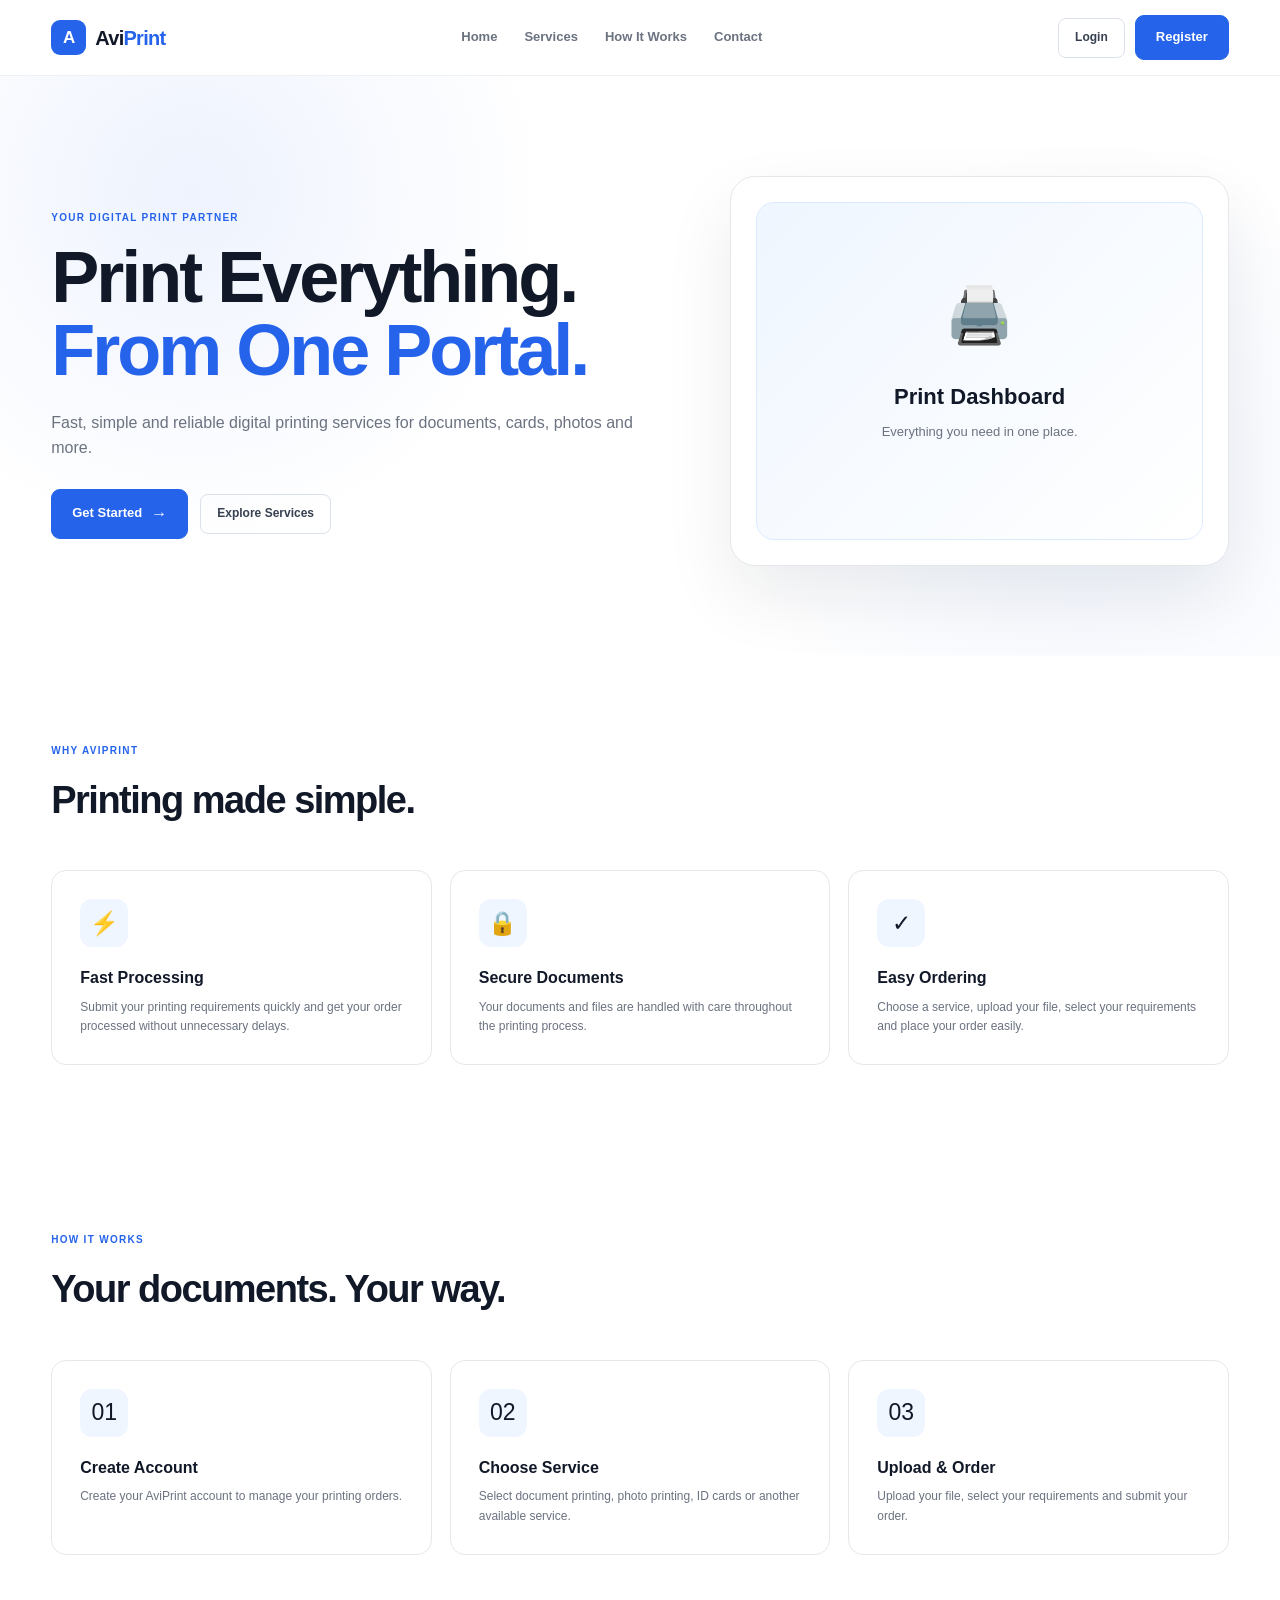
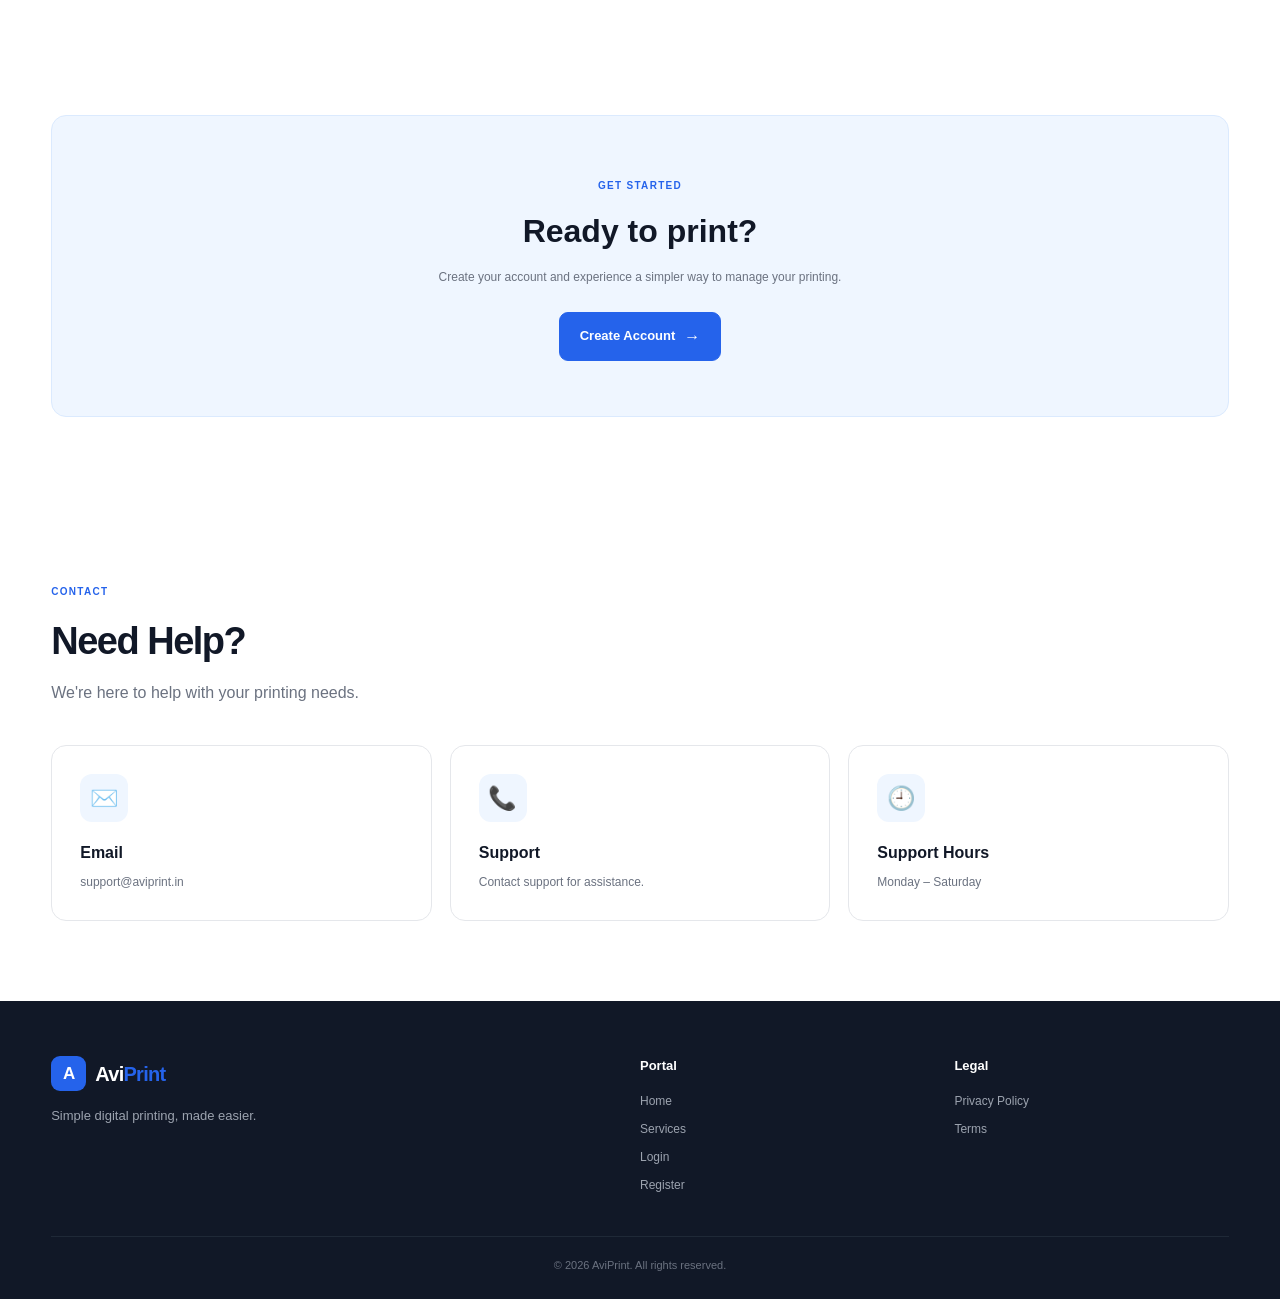
<file: index.html>
<!DOCTYPE html>
<html lang="en">

<head>
    <meta charset="UTF-8">

    <meta name="viewport"
        content="width=device-width, initial-scale=1.0">

    <meta name="description"
        content="AviPrint - Fast, simple and reliable digital printing services for documents, photos, cards and more.">

    <meta name="keywords"
        content="printing, online printing, document printing, photo printing, ID card printing, AviPrint">

    <meta name="author"
        content="AviPrint">

    <title>AviPrint | Digital Printing Made Easy</title>

    <link rel="stylesheet" href="css/style.css">
</head>


<body>

    <!-- =====================================================
         NAVBAR
    ====================================================== -->

    <header class="navbar">

        <div class="container nav-container">

            <!-- LOGO -->
            <a href="index.html" class="logo">

                <span class="logo-icon">A</span>

                <span>
                    Avi<span>Print</span>
                </span>

            </a>


            <!-- NAVIGATION -->
            <nav class="nav-menu">

                <a href="index.html">Home</a>

                <a href="services.html">Services</a>

                <a href="#how-it-works">How It Works</a>

                <a href="contact.html">Contact</a>

            </nav>


            <!-- NAV BUTTONS -->
            <div class="nav-buttons">

                <a href="login.html"
                    class="login-btn">
                    Login
                </a>

                <a href="register.html"
                    class="primary-btn">
                    Register
                </a>

                <button
                    class="mobile-menu-btn"
                    type="button"
                    aria-label="Open menu">
                    ☰
                </button>

            </div>

        </div>

    </header>



    <!-- =====================================================
         HERO SECTION
    ====================================================== -->

    <main>

        <section class="hero">

            <div class="container hero-container">


                <!-- LEFT SIDE -->
                <div class="hero-content">

                    <span class="section-label">
                        YOUR DIGITAL PRINT PARTNER
                    </span>


                    <h1>
                        Print Everything.
                        <span>From One Portal.</span>
                    </h1>


                    <p>
                        Fast, simple and reliable digital printing
                        services for documents, cards, photos and
                        more.
                    </p>


                    <div class="hero-buttons">

                        <a href="register.html"
                            class="primary-btn">

                            Get Started
                            <span>→</span>

                        </a>


                        <a href="services.html"
                            class="login-btn">

                            Explore Services

                        </a>

                    </div>

                </div>



                <!-- RIGHT SIDE -->
                <div class="hero-card">

                    <div class="hero-card-inner">

                        <div>

                            <div style="
                                text-align:center;
                                font-size:55px;
                                margin-bottom:20px;
                            ">
                                🖨️
                            </div>

                            <h3 style="
                                text-align:center;
                                font-size:22px;
                                margin-bottom:8px;
                            ">
                                Print Dashboard
                            </h3>

                            <p style="
                                text-align:center;
                                color:#6b7280;
                                font-size:13px;
                            ">
                                Everything you need in one place.
                            </p>

                        </div>

                    </div>

                </div>

            </div>

        </section>



        <!-- =================================================
             QUICK BENEFITS
        ================================================== -->

        <section class="features">

            <div class="container">


                <div class="features-heading">

                    <span class="section-label">
                        WHY AVIPRINT
                    </span>

                    <h2>
                        Printing made simple.
                    </h2>

                </div>


                <div class="features-grid">


                    <!-- FEATURE 1 -->
                    <div class="feature-card">

                        <div class="feature-icon">
                            ⚡
                        </div>

                        <h3>
                            Fast Processing
                        </h3>

                        <p>
                            Submit your printing requirements
                            quickly and get your order processed
                            without unnecessary delays.
                        </p>

                    </div>


                    <!-- FEATURE 2 -->
                    <div class="feature-card">

                        <div class="feature-icon">
                            🔒
                        </div>

                        <h3>
                            Secure Documents
                        </h3>

                        <p>
                            Your documents and files are handled
                            with care throughout the printing
                            process.
                        </p>

                    </div>


                    <!-- FEATURE 3 -->
                    <div class="feature-card">

                        <div class="feature-icon">
                            ✓
                        </div>

                        <h3>
                            Easy Ordering
                        </h3>

                        <p>
                            Choose a service, upload your file,
                            select your requirements and place
                            your order easily.
                        </p>

                    </div>


                </div>

            </div>

        </section>



        <!-- =================================================
             HOW IT WORKS
        ================================================== -->

        <section class="features"
            id="how-it-works">

            <div class="container">


                <div class="features-heading">

                    <span class="section-label">
                        HOW IT WORKS
                    </span>

                    <h2>
                        Your documents.
                        Your way.
                    </h2>

                </div>


                <div class="features-grid">


                    <!-- STEP 1 -->
                    <div class="feature-card">

                        <div class="feature-icon">
                            01
                        </div>

                        <h3>
                            Create Account
                        </h3>

                        <p>
                            Create your AviPrint account to
                            manage your printing orders.
                        </p>

                    </div>


                    <!-- STEP 2 -->
                    <div class="feature-card">

                        <div class="feature-icon">
                            02
                        </div>

                        <h3>
                            Choose Service
                        </h3>

                        <p>
                            Select document printing, photo
                            printing, ID cards or another
                            available service.
                        </p>

                    </div>


                    <!-- STEP 3 -->
                    <div class="feature-card">

                        <div class="feature-icon">
                            03
                        </div>

                        <h3>
                            Upload & Order
                        </h3>

                        <p>
                            Upload your file, select your
                            requirements and submit your order.
                        </p>

                    </div>


                </div>

            </div>

        </section>



        <!-- =================================================
             CTA
        ================================================== -->

        <section class="features">

            <div class="container">

                <div class="feature-card"
                    style="
                    text-align:center;
                    padding:55px 30px;
                    background:#eff6ff;
                    border-color:#dbeafe;
                    ">

                    <span class="section-label">
                        GET STARTED
                    </span>

                    <h2 style="
                        font-size:32px;
                        margin:10px 0;
                    ">
                        Ready to print?
                    </h2>

                    <p style="
                        color:#6b7280;
                        max-width:550px;
                        margin:0 auto 25px;
                    ">
                        Create your account and experience
                        a simpler way to manage your printing.
                    </p>

                    <a href="register.html"
                        class="primary-btn">

                        Create Account
                        <span>→</span>

                    </a>

                </div>

            </div>

        </section>



        <!-- =================================================
             CONTACT
        ================================================== -->

        <section class="features">

            <div class="container">


                <div class="features-heading">

                    <span class="section-label">
                        CONTACT
                    </span>

                    <h2>
                        Need Help?
                    </h2>

                    <p style="
                        color:#6b7280;
                        margin-top:8px;
                    ">
                        We're here to help with your printing
                        needs.
                    </p>

                </div>


                <div class="features-grid">


                    <!-- EMAIL -->
                    <div class="feature-card">

                        <div class="feature-icon">
                            ✉️
                        </div>

                        <h3>
                            Email
                        </h3>

                        <p>
                            support@aviprint.in
                        </p>

                    </div>


                    <!-- SUPPORT -->
                    <div class="feature-card">

                        <div class="feature-icon">
                            📞
                        </div>

                        <h3>
                            Support
                        </h3>

                        <p>
                            Contact support for assistance.
                        </p>

                    </div>


                    <!-- HOURS -->
                    <div class="feature-card">

                        <div class="feature-icon">
                            🕘
                        </div>

                        <h3>
                            Support Hours
                        </h3>

                        <p>
                            Monday – Saturday
                        </p>

                    </div>


                </div>

            </div>

        </section>

    </main>



    <!-- =====================================================
         FOOTER
    ====================================================== -->

    <footer style="
        background:#111827;
        color:#ffffff;
        padding:55px 0 25px;
    ">

        <div class="container">

            <div style="
                display:grid;
                grid-template-columns:2fr 1fr 1fr;
                gap:40px;
            ">


                <!-- BRAND -->
                <div>

                    <a href="index.html"
                        class="logo"
                        style="color:#ffffff;">

                        <span class="logo-icon">
                            A
                        </span>

                        <span>
                            Avi<span>Print</span>
                        </span>

                    </a>


                    <p style="
                        color:#9ca3af;
                        font-size:13px;
                        max-width:300px;
                        margin-top:15px;
                    ">
                        Simple digital printing, made easier.
                    </p>

                </div>



                <!-- PORTAL -->
                <div>

                    <h3 style="
                        font-size:13px;
                        margin-bottom:15px;
                    ">
                        Portal
                    </h3>


                    <div style="
                        display:flex;
                        flex-direction:column;
                        gap:9px;
                        color:#9ca3af;
                        font-size:12px;
                    ">

                        <a href="index.html">
                            Home
                        </a>

                        <a href="services.html">
                            Services
                        </a>

                        <a href="login.html">
                            Login
                        </a>

                        <a href="register.html">
                            Register
                        </a>

                    </div>

                </div>



                <!-- LEGAL -->
                <div>

                    <h3 style="
                        font-size:13px;
                        margin-bottom:15px;
                    ">
                        Legal
                    </h3>


                    <div style="
                        display:flex;
                        flex-direction:column;
                        gap:9px;
                        color:#9ca3af;
                        font-size:12px;
                    ">

                        <a href="#">
                            Privacy Policy
                        </a>

                        <a href="#">
                            Terms
                        </a>

                    </div>

                </div>


            </div>


            <!-- COPYRIGHT -->

            <div style="
                border-top:1px solid #1f2937;
                margin-top:40px;
                padding-top:20px;
                color:#6b7280;
                font-size:11px;
                text-align:center;
            ">

                © 2026 AviPrint.
                All rights reserved.

            </div>

        </div>

    </footer>



    <!-- =====================================================
         SIMPLE MOBILE MENU SCRIPT
    ====================================================== -->

    <script>

        const mobileMenuBtn =
            document.querySelector(".mobile-menu-btn");

        const navMenu =
            document.querySelector(".nav-menu");


        if (mobileMenuBtn && navMenu) {

            mobileMenuBtn.addEventListener(
                "click",
                function () {

                    if (navMenu.style.display === "flex") {

                        navMenu.style.display = "none";

                    } else {

                        navMenu.style.display = "flex";

                        navMenu.style.flexDirection = "column";

                        navMenu.style.position = "absolute";

                        navMenu.style.top = "68px";

                        navMenu.style.left = "0";

                        navMenu.style.right = "0";

                        navMenu.style.padding = "20px";

                        navMenu.style.background = "#ffffff";

                        navMenu.style.borderBottom =
                            "1px solid #e5e7eb";

                    }

                }
            );

        }

    </script>


</body>

</html>
</file>
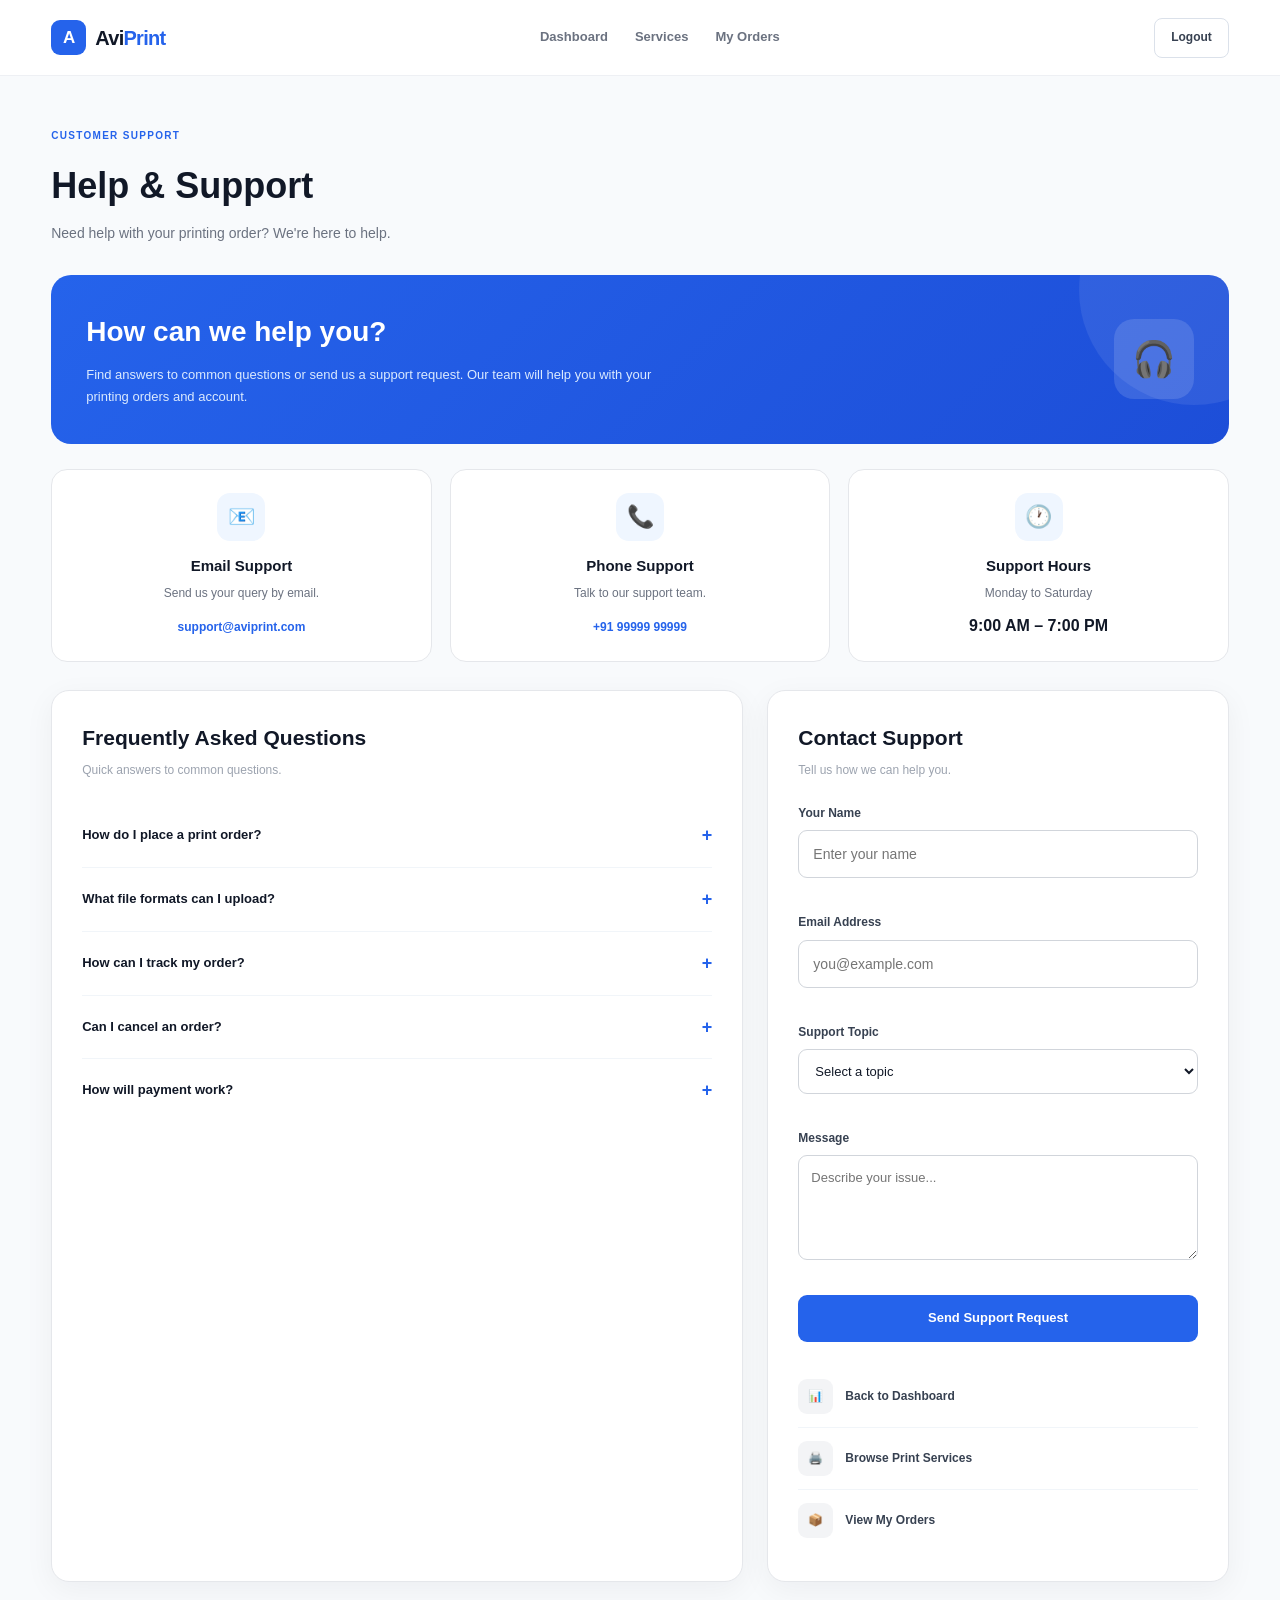
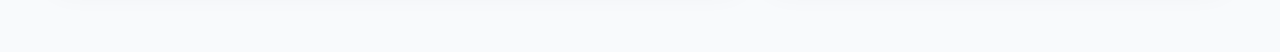
<file: support.html>
<!DOCTYPE html>
<html lang="en">

<head>

    <meta charset="UTF-8">

    <meta name="viewport"
          content="width=device-width, initial-scale=1.0">

    <meta name="description"
          content="AviPrint Help and Support Center">

    <title>Help & Support | AviPrint</title>

    <link rel="stylesheet"
          href="css/style.css">

    <style>

        /* =========================
           SUPPORT PAGE
        ========================= */

        .support-page {
            min-height: calc(100vh - 72px);
            background: #f8fafc;
            padding: 45px 0 70px;
        }

        .support-heading {
            margin-bottom: 30px;
        }

        .support-heading h1 {
            margin: 10px 0 8px;
            font-size: 36px;
            color: #111827;
        }

        .support-heading p {
            color: #6b7280;
            font-size: 14px;
        }

        /* HERO */

        .support-hero {
            background: linear-gradient(
                135deg,
                #2563eb,
                #1d4ed8
            );

            color: white;
            border-radius: 20px;
            padding: 35px;
            margin-bottom: 25px;

            display: flex;
            justify-content: space-between;
            align-items: center;
            gap: 30px;

            overflow: hidden;
            position: relative;
        }

        .support-hero::after {
            content: "";

            position: absolute;

            width: 230px;
            height: 230px;

            border-radius: 50%;

            background: rgba(255,255,255,.08);

            right: -80px;
            top: -100px;
        }

        .support-hero-content {
            position: relative;
            z-index: 2;
        }

        .support-hero h2 {
            font-size: 28px;
            margin-bottom: 10px;
        }

        .support-hero p {
            color: #dbeafe;
            font-size: 13px;
            line-height: 1.7;
            max-width: 600px;
        }

        .support-hero-icon {
            width: 80px;
            height: 80px;

            border-radius: 20px;

            background: rgba(255,255,255,.13);

            display: flex;
            align-items: center;
            justify-content: center;

            font-size: 35px;

            position: relative;
            z-index: 2;
        }

        /* CONTACT CARDS */

        .support-contact-grid {
            display: grid;

            grid-template-columns:
                repeat(3, 1fr);

            gap: 18px;

            margin-bottom: 28px;
        }

        .contact-card {
            background: white;

            border: 1px solid #e5e7eb;

            border-radius: 16px;

            padding: 23px;

            text-align: center;

            transition: .2s;
        }

        .contact-card:hover {
            transform: translateY(-3px);

            box-shadow:
                0 12px 35px
                rgba(15,23,42,.08);
        }

        .contact-icon {
            width: 48px;
            height: 48px;

            margin: 0 auto 13px;

            border-radius: 13px;

            background: #eff6ff;

            display: flex;
            align-items: center;
            justify-content: center;

            font-size: 22px;
        }

        .contact-card h3 {
            color: #111827;

            font-size: 15px;

            margin-bottom: 6px;
        }

        .contact-card p {
            color: #6b7280;

            font-size: 12px;

            margin-bottom: 10px;
        }

        .contact-card a {
            color: #2563eb;

            font-size: 12px;

            font-weight: 700;
        }

        /* MAIN GRID */

        .support-grid {
            display: grid;

            grid-template-columns:
                1.2fr .8fr;

            gap: 24px;
        }

        .support-card {
            background: white;

            border: 1px solid #e5e7eb;

            border-radius: 18px;

            padding: 30px;

            box-shadow:
                0 8px 30px
                rgba(15,23,42,.05);
        }

        .support-card-header {
            margin-bottom: 24px;
        }

        .support-card-header h2 {
            font-size: 21px;

            color: #111827;

            margin-bottom: 6px;
        }

        .support-card-header p {
            color: #9ca3af;

            font-size: 12px;
        }

        /* FAQ */

        .faq-item {
            border-bottom:
                1px solid #f1f5f9;
        }

        .faq-item:last-child {
            border-bottom: none;
        }

        .faq-question {
            width: 100%;

            background: none;

            border: none;

            padding: 17px 0;

            display: flex;

            justify-content:
                space-between;

            align-items: center;

            gap: 15px;

            text-align: left;

            color: #111827;

            font-size: 13px;

            font-weight: 700;

            cursor: pointer;
        }

        .faq-question span:last-child {
            color: #2563eb;

            font-size: 18px;

            transition: .2s;
        }

        .faq-answer {
            display: none;

            color: #6b7280;

            font-size: 12px;

            line-height: 1.7;

            padding:
                0 25px 17px 0;
        }

        .faq-item.open
        .faq-answer {
            display: block;
        }

        .faq-item.open
        .faq-question
        span:last-child {
            transform:
                rotate(45deg);
        }

        /* FORM */

        .support-form {
            display: flex;

            flex-direction: column;

            gap: 17px;
        }

        .form-group {
            display: flex;

            flex-direction: column;
        }

        .form-group label {
            color: #374151;

            font-size: 12px;

            font-weight: 700;

            margin-bottom: 7px;
        }

        .form-input {
            width: 100%;

            height: 45px;

            border: 1px solid #d1d5db;

            border-radius: 9px;

            padding: 0 12px;

            outline: none;

            font-size: 13px;

            color: #111827;

            background: white;
        }

        textarea.form-input {
            height: 105px;

            padding-top: 12px;

            resize: vertical;
        }

        .form-input:focus {
            border-color:
                #2563eb;

            box-shadow:
                0 0 0 4px
                rgba(37,99,235,.08);
        }

        .submit-support {
            width: 100%;

            height: 47px;

            border: none;

            border-radius: 9px;

            background: #2563eb;

            color: white;

            font-size: 13px;

            font-weight: 700;

            cursor: pointer;

            transition: .2s;
        }

        .submit-support:hover {
            background: #1d4ed8;

            transform:
                translateY(-1px);
        }

        .support-success {
            display: none;

            padding: 11px 13px;

            border-radius: 9px;

            background: #f0fdf4;

            border: 1px solid #bbf7d0;

            color: #15803d;

            font-size: 12px;
        }

        .support-success.show {
            display: block;
        }

        /* QUICK LINKS */

        .quick-links {
            margin-top: 24px;
        }

        .quick-link {
            display: flex;

            align-items: center;

            gap: 12px;

            padding: 13px 0;

            border-bottom:
                1px solid #f1f5f9;

            color: #374151;

            font-size: 12px;

            font-weight: 600;
        }

        .quick-link:last-child {
            border-bottom: none;
        }

        .quick-link-icon {
            width: 35px;
            height: 35px;

            border-radius: 9px;

            background: #f3f4f6;

            display: flex;

            align-items: center;
            justify-content: center;
        }

        .quick-link:hover {
            color: #2563eb;
        }

        /* MOBILE */

        @media (max-width: 850px) {

            .support-grid {
                grid-template-columns: 1fr;
            }

            .support-contact-grid {
                grid-template-columns:
                    repeat(2, 1fr);
            }

        }

        @media (max-width: 600px) {

            .support-page {
                padding:
                    30px 0 50px;
            }

            .support-heading h1 {
                font-size: 29px;
            }

            .support-hero {
                padding: 27px;

                flex-direction: column;

                align-items: flex-start;
            }

            .support-hero h2 {
                font-size: 24px;
            }

            .support-contact-grid {
                grid-template-columns: 1fr;
            }

            .support-card {
                padding: 23px;
            }

        }

    </style>

</head>


<body>


<!-- =========================
     NAVBAR
========================= -->

<header class="navbar">

    <div class="container nav-container">


        <a href="index.html"
           class="logo">

            <span class="logo-icon">
                A
            </span>

            <span>
                Avi<span>Print</span>
            </span>

        </a>


        <nav class="nav-menu">

            <a href="dashboard.html">
                Dashboard
            </a>

            <a href="services.html">
                Services
            </a>

            <a href="orders.html">
                My Orders
            </a>

        </nav>


        <div class="nav-buttons">

            <a href="index.html"
               class="login-btn">

                Logout

            </a>

        </div>

    </div>

</header>



<!-- =========================
     SUPPORT PAGE
========================= -->

<main class="support-page">

    <div class="container">


        <div class="support-heading">

            <span class="section-label">
                CUSTOMER SUPPORT
            </span>

            <h1>
                Help & Support
            </h1>

            <p>
                Need help with your printing order?
                We're here to help.
            </p>

        </div>



        <!-- HERO -->

        <section class="support-hero">

            <div class="support-hero-content">

                <h2>
                    How can we help you?
                </h2>

                <p>
                    Find answers to common questions
                    or send us a support request.
                    Our team will help you with your
                    printing orders and account.
                </p>

            </div>


            <div class="support-hero-icon">

                🎧

            </div>

        </section>



        <!-- CONTACT OPTIONS -->

        <div class="support-contact-grid">


            <div class="contact-card">

                <div class="contact-icon">
                    📧
                </div>

                <h3>
                    Email Support
                </h3>

                <p>
                    Send us your query by email.
                </p>

                <a href="mailto:support@aviprint.com">

                    support@aviprint.com

                </a>

            </div>



            <div class="contact-card">

                <div class="contact-icon">
                    📞
                </div>

                <h3>
                    Phone Support
                </h3>

                <p>
                    Talk to our support team.
                </p>

                <a href="tel:+919999999999">

                    +91 99999 99999

                </a>

            </div>



            <div class="contact-card">

                <div class="contact-icon">
                    🕐
                </div>

                <h3>
                    Support Hours
                </h3>

                <p>
                    Monday to Saturday
                </p>

                <strong>
                    9:00 AM – 7:00 PM
                </strong>

            </div>


        </div>



        <!-- FAQ + FORM -->

        <div class="support-grid">


            <!-- FAQ -->

            <section class="support-card">

                <div class="support-card-header">

                    <h2>
                        Frequently Asked Questions
                    </h2>

                    <p>
                        Quick answers to common questions.
                    </p>

                </div>



                <div class="faq-list">


                    <div class="faq-item">

                        <button
                            class="faq-question"
                            onclick="toggleFAQ(this)">

                            <span>
                                How do I place a print order?
                            </span>

                            <span>
                                +
                            </span>

                        </button>

                        <div class="faq-answer">

                            Go to the Services page,
                            select your printing service,
                            upload your file, choose paper,
                            color, copies and other options,
                            then continue to place your order.

                        </div>

                    </div>



                    <div class="faq-item">

                        <button
                            class="faq-question"
                            onclick="toggleFAQ(this)">

                            <span>
                                What file formats can I upload?
                            </span>

                            <span>
                                +
                            </span>

                        </button>

                        <div class="faq-answer">

                            The current printing interface
                            supports common PDF and image
                            files such as JPG, JPEG and PNG.
                            File restrictions may change when
                            the backend is connected.

                        </div>

                    </div>



                    <div class="faq-item">

                        <button
                            class="faq-question"
                            onclick="toggleFAQ(this)">

                            <span>
                                How can I track my order?
                            </span>

                            <span>
                                +
                            </span>

                        </button>

                        <div class="faq-answer">

                            Open the My Orders page from
                            your dashboard. Your order status
                            will be displayed there.

                        </div>

                    </div>



                    <div class="faq-item">

                        <button
                            class="faq-question"
                            onclick="toggleFAQ(this)">

                            <span>
                                Can I cancel an order?
                            </span>

                            <span>
                                +
                            </span>

                        </button>

                        <div class="faq-answer">

                            Order cancellation rules will be
                            connected to the backend and order
                            management system later.

                        </div>

                    </div>



                    <div class="faq-item">

                        <button
                            class="faq-question"
                            onclick="toggleFAQ(this)">

                            <span>
                                How will payment work?
                            </span>

                            <span>
                                +
                            </span>

                        </button>

                        <div class="faq-answer">

                            Payment and wallet functionality
                            will be connected during the
                            backend development phase.

                        </div>

                    </div>


                </div>

            </section>



            <!-- SUPPORT FORM -->

            <section class="support-card">

                <div class="support-card-header">

                    <h2>
                        Contact Support
                    </h2>

                    <p>
                        Tell us how we can help you.
                    </p>

                </div>


                <form
                    class="support-form"
                    id="supportForm">


                    <div class="form-group">

                        <label for="name">
                            Your Name
                        </label>

                        <input
                            type="text"
                            id="name"
                            class="form-input"
                            placeholder="Enter your name"
                            required>

                    </div>


                    <div class="form-group">

                        <label for="email">
                            Email Address
                        </label>

                        <input
                            type="email"
                            id="email"
                            class="form-input"
                            placeholder="you@example.com"
                            required>

                    </div>


                    <div class="form-group">

                        <label for="topic">
                            Support Topic
                        </label>

                        <select
                            id="topic"
                            class="form-input"
                            required>

                            <option value="">
                                Select a topic
                            </option>

                            <option>
                                Print Order
                            </option>

                            <option>
                                File Upload
                            </option>

                            <option>
                                Payment / Wallet
                            </option>

                            <option>
                                Account
                            </option>

                            <option>
                                Other
                            </option>

                        </select>

                    </div>


                    <div class="form-group">

                        <label for="message">
                            Message
                        </label>

                        <textarea
                            id="message"
                            class="form-input"
                            placeholder="Describe your issue..."
                            required></textarea>

                    </div>


                    <div
                        class="support-success"
                        id="supportSuccess">

                        ✓ Your support request has been
                        submitted successfully.

                    </div>


                    <button
                        type="submit"
                        class="submit-support">

                        Send Support Request

                    </button>


                </form>


                <!-- QUICK LINKS -->

                <div class="quick-links">

                    <a
                        href="dashboard.html"
                        class="quick-link">

                        <span class="quick-link-icon">
                            📊
                        </span>

                        Back to Dashboard

                    </a>


                    <a
                        href="services.html"
                        class="quick-link">

                        <span class="quick-link-icon">
                            🖨️
                        </span>

                        Browse Print Services

                    </a>


                    <a
                        href="orders.html"
                        class="quick-link">

                        <span class="quick-link-icon">
                            📦
                        </span>

                        View My Orders

                    </a>

                </div>

            </section>


        </div>

    </div>

</main>



<!-- =========================
     JAVASCRIPT
========================= -->

<script>


/* =========================
   FAQ
========================= */

function toggleFAQ(button) {

    const item =
        button.parentElement;


    item.classList.toggle(
        "open"
    );

}



/* =========================
   SUPPORT FORM
========================= */

const supportForm =
    document.getElementById(
        "supportForm"
    );


supportForm.addEventListener(
    "submit",
    function(event) {

        event.preventDefault();


        const success =
            document.getElementById(
                "supportSuccess"
            );


        success.classList.add(
            "show"
        );


        supportForm.reset();


        setTimeout(
            function() {

                success.classList.remove(
                    "show"
                );

            },
            4000
        );

    }
);



/* =========================
   LOAD EMAIL
========================= */

const savedEmail =
    localStorage.getItem(
        "aviPrintUser"
    );


if (savedEmail) {

    document.getElementById(
        "email"
    ).value = savedEmail;

}

</script>


</body>

</html>
</file>
<file: css/style.css>
/* =========================================================
   AVIPRINT - MASTER STYLE.CSS
   Homepage + Login + Register + Dashboard + Services
   Responsive Design
========================================================= */


/* =========================================================
   1. RESET & GLOBAL
========================================================= */

* {
    margin: 0;
    padding: 0;
    box-sizing: border-box;
}

html {
    scroll-behavior: smooth;
}

body {
    font-family: Inter, -apple-system, BlinkMacSystemFont, "Segoe UI",
        Roboto, Arial, sans-serif;
    color: #111827;
    background: #ffffff;
    line-height: 1.6;
}

body.dashboard-page {
    background: #f5f7fb;
}

img {
    display: block;
    max-width: 100%;
}

a {
    text-decoration: none;
    color: inherit;
}

button,
input,
textarea,
select {
    font: inherit;
}

button {
    cursor: pointer;
}

.container {
    width: min(1180px, 92%);
    margin: 0 auto;
}


/* =========================================================
   2. COMMON
========================================================= */

.section-label {
    display: inline-block;
    color: #2563eb;
    font-size: 10px;
    font-weight: 800;
    letter-spacing: 1.3px;
}

.primary-btn {
    display: inline-flex;
    align-items: center;
    justify-content: center;
    gap: 9px;

    min-height: 45px;
    padding: 11px 20px;

    border: 1px solid #2563eb;
    border-radius: 9px;

    background: #2563eb;
    color: #ffffff;

    font-size: 13px;
    font-weight: 750;

    transition: 0.25s ease;
}

.primary-btn:hover {
    background: #1d4ed8;
    border-color: #1d4ed8;
    transform: translateY(-2px);
    box-shadow: 0 10px 25px rgba(37, 99, 235, 0.18);
}

.primary-btn span {
    font-size: 16px;
}


/* =========================================================
   3. NAVBAR
========================================================= */

.navbar {
    height: 76px;

    display: flex;
    align-items: center;

    background: #ffffff;
    border-bottom: 1px solid #eef0f4;

    position: relative;
    z-index: 1000;
}

.nav-container {
    display: flex;
    align-items: center;
    justify-content: space-between;
}

.logo {
    display: inline-flex;
    align-items: center;
    gap: 9px;

    font-size: 20px;
    font-weight: 850;
    letter-spacing: -0.7px;
}

.logo > span:last-child > span {
    color: #2563eb;
}

.logo-icon {
    width: 35px;
    height: 35px;

    display: grid;
    place-items: center;

    border-radius: 9px;

    background: #2563eb;
    color: #ffffff;

    font-size: 17px;
    font-weight: 900;
}

.nav-menu {
    display: flex;
    align-items: center;
    gap: 27px;
}

.nav-menu a {
    color: #6b7280;
    font-size: 13px;
    font-weight: 650;
    transition: 0.2s ease;
}

.nav-menu a:hover {
    color: #2563eb;
}

.nav-buttons {
    display: flex;
    align-items: center;
    gap: 10px;
}

.login-btn {
    min-height: 40px;

    display: inline-flex;
    align-items: center;
    justify-content: center;

    padding: 9px 16px;

    border: 1px solid #dbe1ea;
    border-radius: 8px;

    color: #374151;

    font-size: 12px;
    font-weight: 700;

    transition: 0.2s ease;
}

.login-btn:hover {
    border-color: #2563eb;
    color: #2563eb;
}

.mobile-menu-btn {
    display: none;

    width: 40px;
    height: 40px;

    border: 1px solid #e5e7eb;
    border-radius: 8px;

    background: #ffffff;

    font-size: 19px;
}


/* =========================================================
   4. HOMEPAGE HERO
========================================================= */

.hero {
    padding: 100px 0 90px;

    background:
        radial-gradient(
            circle at 15% 20%,
            rgba(37, 99, 235, 0.08),
            transparent 30%
        ),
        radial-gradient(
            circle at 85% 70%,
            rgba(37, 99, 235, 0.06),
            transparent 30%
        );
}

.hero-container {
    display: grid;

    grid-template-columns:
        minmax(0, 1.1fr)
        minmax(320px, 0.9fr);

    align-items: center;

    gap: 70px;
}

.hero h1 {
    max-width: 700px;

    font-size: clamp(42px, 6vw, 72px);

    line-height: 1.02;

    letter-spacing: -3px;

    margin: 12px 0 22px;
}

.hero h1 span {
    color: #2563eb;
}

.hero p {
    max-width: 600px;

    color: #6b7280;

    font-size: 16px;

    margin-bottom: 28px;
}

.hero-buttons {
    display: flex;
    align-items: center;
    gap: 12px;
}

.hero-card {
    position: relative;

    min-height: 390px;

    border: 1px solid #e5e7eb;
    border-radius: 25px;

    background: #ffffff;

    box-shadow: 0 30px 70px rgba(17, 24, 39, 0.08);

    overflow: hidden;
}

.hero-card-inner {
    position: absolute;

    inset: 25px;

    border-radius: 18px;

    background: linear-gradient(
        135deg,
        #eff6ff,
        #ffffff
    );

    border: 1px solid #dbeafe;

    display: flex;
    align-items: center;
    justify-content: center;
}

.hero-print-icon {
    font-size: 100px;
}


/* =========================================================
   5. FEATURES
========================================================= */

.features {
    padding: 80px 0;
}

.features-heading {
    max-width: 650px;
    margin-bottom: 40px;
}

.features-heading h2 {
    font-size: 38px;
    letter-spacing: -1.5px;
    margin-top: 8px;
}

.features-grid {
    display: grid;
    grid-template-columns: repeat(3, 1fr);
    gap: 18px;
}

.feature-card {
    padding: 28px;

    border: 1px solid #e5e7eb;
    border-radius: 15px;

    background: #ffffff;

    transition: 0.25s ease;
}

.feature-card:hover {
    transform: translateY(-5px);
    box-shadow: 0 18px 40px rgba(17, 24, 39, 0.07);
}

.feature-icon {
    width: 48px;
    height: 48px;

    display: grid;
    place-items: center;

    border-radius: 12px;

    background: #eff6ff;

    font-size: 23px;

    margin-bottom: 18px;
}

.feature-card h3 {
    font-size: 16px;
    margin-bottom: 7px;
}

.feature-card p {
    color: #6b7280;
    font-size: 12px;
}


/* =========================================================
   6. AUTH - LOGIN / REGISTER
========================================================= */

.auth-page {
    min-height: calc(100vh - 76px);

    display: flex;
    align-items: center;
    justify-content: center;

    padding: 60px 20px;

    background:
        radial-gradient(
            circle at 15% 20%,
            rgba(37, 99, 235, 0.09),
            transparent 30%
        ),
        #f7f8fc;
}

.auth-card {
    width: 100%;
    max-width: 430px;

    padding: 38px;

    background: #ffffff;

    border: 1px solid #e5e7eb;
    border-radius: 20px;

    box-shadow:
        0 25px 60px rgba(17, 24, 39, 0.08);
}

.auth-logo {
    display: flex;
    justify-content: center;
    margin-bottom: 25px;
}

.auth-title {
    text-align: center;

    font-size: 30px;
    letter-spacing: -1px;

    margin-bottom: 8px;
}

.auth-subtitle {
    text-align: center;

    color: #6b7280;

    font-size: 14px;

    margin-bottom: 30px;
}

.form-group {
    margin-bottom: 18px;
}

.form-group label {
    display: block;

    color: #374151;

    font-size: 13px;
    font-weight: 700;

    margin-bottom: 7px;
}

.form-group input {
    width: 100%;
    height: 48px;

    padding: 0 14px;

    border: 1px solid #d1d5db;
    border-radius: 9px;

    outline: none;

    font-size: 14px;

    transition: 0.2s ease;
}

.form-group input:focus {
    border-color: #2563eb;

    box-shadow:
        0 0 0 3px
        rgba(37, 99, 235, 0.10);
}

.password-row {
    display: flex;

    justify-content: space-between;
    align-items: center;

    margin-bottom: 7px;
}

.password-row label {
    margin-bottom: 0;
}

.forgot-password {
    color: #2563eb;

    font-size: 12px;
    font-weight: 650;
}

.auth-submit {
    width: 100%;

    border: 0;

    cursor: pointer;

    margin-top: 5px;
}

.auth-divider {
    display: flex;

    align-items: center;

    gap: 12px;

    margin: 25px 0;

    color: #9ca3af;

    font-size: 12px;
}

.auth-divider::before,
.auth-divider::after {
    content: "";

    flex: 1;

    height: 1px;

    background: #e5e7eb;
}

.register-text {
    text-align: center;

    color: #6b7280;

    font-size: 13px;
}

.register-text a {
    color: #2563eb;
    font-weight: 750;
}

.back-home {
    display: block;

    text-align: center;

    margin-top: 20px;

    color: #6b7280;

    font-size: 13px;
}

.back-home:hover {
    color: #2563eb;
}


/* =========================================================
   7. DASHBOARD
========================================================= */

.dashboard-container {
    width: 100%;

    min-height: calc(100vh - 76px);

    display: flex;
}


/* SIDEBAR */

.dashboard-sidebar {
    width: 250px;
    min-width: 250px;

    min-height: calc(100vh - 76px);

    background: #ffffff;

    border-right: 1px solid #e5e7eb;

    display: flex;
    flex-direction: column;

    position: sticky;

    top: 76px;

    height: calc(100vh - 76px);
}

.sidebar-user {
    display: flex;

    align-items: center;

    gap: 12px;

    padding: 25px 20px;

    border-bottom: 1px solid #f1f5f9;
}

.user-avatar {
    width: 43px;
    height: 43px;

    min-width: 43px;

    border-radius: 50%;

    display: grid;
    place-items: center;

    background: #2563eb;

    color: #ffffff;

    font-weight: 800;
}

.sidebar-user div:last-child {
    display: flex;

    flex-direction: column;

    min-width: 0;
}

.sidebar-user strong {
    font-size: 13px;

    white-space: nowrap;
    overflow: hidden;
    text-overflow: ellipsis;
}

.sidebar-user span {
    color: #9ca3af;

    font-size: 11px;

    white-space: nowrap;
    overflow: hidden;
    text-overflow: ellipsis;
}


/* SIDEBAR NAV */

.sidebar-nav {
    display: flex;

    flex-direction: column;

    gap: 5px;

    padding: 20px 13px;
}

.sidebar-nav a {
    display: flex;

    align-items: center;

    gap: 12px;

    padding: 12px 14px;

    border-radius: 9px;

    color: #6b7280;

    font-size: 13px;
    font-weight: 650;

    transition: 0.2s ease;
}

.sidebar-nav a span {
    width: 22px;

    text-align: center;

    font-size: 16px;
}

.sidebar-nav a:hover {
    background: #f3f6ff;
    color: #2563eb;
}

.sidebar-nav a.active {
    background: #eff6ff;
    color: #2563eb;
}


/* SIDEBAR BOTTOM */

.sidebar-bottom {
    margin-top: auto;

    padding: 20px;

    border-top: 1px solid #f1f5f9;
}

.sidebar-bottom a {
    color: #6b7280;
    font-size: 12px;
}

.sidebar-bottom a:hover {
    color: #2563eb;
}


/* DASHBOARD MAIN */

.dashboard-main {
    flex: 1;

    min-width: 0;

    padding: 40px;
}

.dashboard-mobile-header {
    display: none;
}


/* DASHBOARD HEADING */

.dashboard-heading {
    display: flex;

    justify-content: space-between;
    align-items: flex-end;

    gap: 25px;

    margin-bottom: 35px;
}

.dashboard-heading .section-label {
    margin-bottom: 8px;
}

.dashboard-heading h1 {
    font-size: 32px;

    letter-spacing: -1px;

    margin-bottom: 6px;
}

.dashboard-heading p {
    color: #6b7280;
    font-size: 13px;
}


/* STATISTICS */

.dashboard-stats {
    display: grid;

    grid-template-columns: repeat(4, 1fr);

    gap: 17px;

    margin-bottom: 35px;
}

.stat-card {
    display: flex;

    align-items: center;

    gap: 15px;

    padding: 21px;

    background: #ffffff;

    border: 1px solid #e5e7eb;

    border-radius: 14px;

    transition: 0.25s ease;
}

.stat-card:hover {
    transform: translateY(-3px);

    box-shadow:
        0 12px 30px rgba(17, 24, 39, 0.06);
}

.stat-icon {
    width: 45px;
    height: 45px;

    min-width: 45px;

    display: grid;
    place-items: center;

    border-radius: 11px;

    font-size: 19px;
}

.stat-icon.blue {
    background: #eff6ff;
}

.stat-icon.green {
    background: #ecfdf5;
}

.stat-icon.orange {
    background: #fff7ed;
}

.stat-icon.purple {
    background: #f5f3ff;
}

.stat-card div:last-child {
    display: flex;
    flex-direction: column;
}

.stat-card span {
    color: #9ca3af;
    font-size: 11px;
}

.stat-card strong {
    font-size: 21px;
}


/* DASHBOARD SECTION */

.dashboard-section {
    margin-bottom: 32px;
}

.section-title-row {
    display: flex;

    justify-content: space-between;
    align-items: center;

    gap: 20px;

    margin-bottom: 17px;
}

.section-title-row h2 {
    font-size: 18px;
}

.section-title-row p {
    color: #9ca3af;

    font-size: 12px;

    margin-top: 3px;
}

.section-title-row > a {
    color: #2563eb;

    font-size: 12px;

    font-weight: 700;
}


/* DASHBOARD SERVICES */

.dashboard-service-grid {
    display: grid;

    grid-template-columns: repeat(4, 1fr);

    gap: 15px;
}

.dashboard-service-card {
    display: flex;

    flex-direction: column;
    align-items: flex-start;

    padding: 21px;

    background: #ffffff;

    border: 1px solid #e5e7eb;

    border-radius: 14px;

    transition: 0.25s ease;
}

.dashboard-service-card:hover {
    border-color: #bfdbfe;

    transform: translateY(-4px);

    box-shadow:
        0 12px 30px rgba(17, 24, 39, 0.06);
}

.dashboard-service-icon {
    width: 44px;
    height: 44px;

    display: grid;
    place-items: center;

    background: #eff6ff;

    border-radius: 11px;

    font-size: 20px;

    margin-bottom: 15px;
}

.dashboard-service-card strong {
    font-size: 13px;
    margin-bottom: 4px;
}

.dashboard-service-card span {
    color: #9ca3af;
    font-size: 11px;
}


/* EMPTY ORDERS */

.orders-empty {
    padding: 55px 25px;

    background: #ffffff;

    border: 1px solid #e5e7eb;

    border-radius: 15px;

    text-align: center;
}

.empty-icon {
    width: 60px;
    height: 60px;

    display: grid;
    place-items: center;

    margin: 0 auto 17px;

    background: #f3f4f6;

    border-radius: 50%;

    font-size: 26px;
}

.orders-empty h3 {
    font-size: 17px;
    margin-bottom: 7px;
}

.orders-empty p {
    color: #9ca3af;

    font-size: 12px;

    margin-bottom: 20px;
}


/* =========================================================
   8. SERVICES PAGE
========================================================= */

.services-page {
    min-height: calc(100vh - 76px);

    padding: 50px 0 80px;

    background: #f5f7fb;
}

.services-header {
    margin-bottom: 35px;
}

.services-header h1 {
    max-width: 700px;

    font-size: clamp(32px, 5vw, 48px);

    line-height: 1.1;

    letter-spacing: -1.8px;

    margin-bottom: 12px;
}

.services-header h1 span {
    color: #2563eb;
}

.services-header p {
    color: #6b7280;

    font-size: 14px;
}


/* PRINT LAYOUT */

.print-layout {
    display: grid;

    grid-template-columns:
        minmax(0, 1fr)
        360px;

    align-items: start;

    gap: 25px;
}

.print-left {
    display: flex;

    flex-direction: column;

    gap: 20px;
}


/* COMMON SERVICE CARDS */

.service-selector-card,
.upload-card,
.settings-card,
.summary-card {
    background: #ffffff;

    border: 1px solid #e5e7eb;

    border-radius: 17px;

    box-shadow:
        0 8px 30px rgba(17, 24, 39, 0.03);
}

.service-selector-card,
.upload-card,
.settings-card {
    padding: 27px;
}

.service-selector-card h2,
.upload-card h2,
.settings-card h2,
.summary-card h2 {
    font-size: 18px;
}

.service-selector-card > p,
.card-heading p {
    color: #9ca3af;

    font-size: 12px;

    margin-top: 4px;
}


/* SERVICE OPTIONS */

.service-options {
    display: grid;

    grid-template-columns: repeat(4, 1fr);

    gap: 12px;

    margin-top: 22px;
}

.service-option {
    display: flex;

    flex-direction: column;

    align-items: flex-start;

    gap: 13px;

    min-height: 130px;

    padding: 17px;

    border: 1px solid #e5e7eb;

    border-radius: 13px;

    background: #ffffff;

    cursor: pointer;

    text-align: left;

    transition: 0.25s ease;
}

.service-option:hover {
    border-color: #bfdbfe;

    background: #f8fbff;

    transform: translateY(-2px);
}

.service-option.active {
    border-color: #2563eb;

    background: #eff6ff;

    box-shadow:
        0 7px 20px rgba(37, 99, 235, 0.08);
}

.service-option-icon {
    width: 43px;
    height: 43px;

    display: grid;
    place-items: center;

    background: #f3f4f6;

    border-radius: 11px;

    font-size: 20px;
}

.service-option.active .service-option-icon {
    background: #ffffff;
}

.service-option > span:last-child {
    display: flex;
    flex-direction: column;
}

.service-option strong {
    color: #111827;

    font-size: 13px;

    margin-bottom: 3px;
}

.service-option small {
    color: #9ca3af;

    font-size: 10px;
}


/* CARD HEADING */

.card-heading {
    display: flex;

    justify-content: space-between;

    align-items: center;

    gap: 15px;
}


/* UPLOAD */

.upload-area {
    min-height: 190px;

    margin-top: 22px;

    padding: 30px;

    border: 1.5px dashed #cbd5e1;

    border-radius: 14px;

    background: #f8fafc;

    display: flex;

    flex-direction: column;

    align-items: center;

    justify-content: center;

    text-align: center;

    cursor: pointer;

    transition: 0.25s ease;
}

.upload-area:hover {
    border-color: #2563eb;

    background: #eff6ff;
}

.upload-icon {
    width: 55px;
    height: 55px;

    display: grid;
    place-items: center;

    background: #eff6ff;

    border-radius: 15px;

    font-size: 25px;

    margin-bottom: 13px;
}

.upload-area strong {
    color: #2563eb;

    font-size: 14px;
}

.upload-area span {
    margin-top: 4px;

    color: #6b7280;

    font-size: 12px;
}

.upload-area small {
    margin-top: 7px;

    color: #9ca3af;

    font-size: 10px;
}


/* FILE PREVIEW */

.file-preview {
    margin-top: 13px;
}

.selected-file {
    display: flex;

    align-items: center;

    gap: 12px;

    padding: 13px;

    background: #f8fafc;

    border: 1px solid #e5e7eb;

    border-radius: 11px;
}

.selected-file-icon {
    width: 40px;
    height: 40px;

    min-width: 40px;

    display: grid;
    place-items: center;

    background: #eff6ff;

    border-radius: 9px;
}

.selected-file > div {
    flex: 1;

    min-width: 0;
}

.selected-file strong {
    display: block;

    font-size: 12px;

    white-space: nowrap;

    overflow: hidden;

    text-overflow: ellipsis;
}

.selected-file small {
    display: block;

    color: #9ca3af;

    font-size: 10px;

    margin-top: 3px;
}

.selected-file button {
    width: 30px;
    height: 30px;

    border: 0;

    border-radius: 8px;

    background: #fee2e2;

    color: #dc2626;

    font-size: 19px;
}


/* SETTINGS */

.settings-card {
    display: flex;

    flex-direction: column;

    gap: 26px;
}

.setting-group {
    display: flex;

    align-items: center;

    justify-content: space-between;

    gap: 25px;
}

.setting-group > label {
    color: #374151;

    font-size: 13px;

    font-weight: 700;
}

.setting-buttons {
    display: flex;

    gap: 8px;

    flex-wrap: wrap;

    justify-content: flex-end;
}

.setting-btn {
    min-width: 80px;

    min-height: 38px;

    padding: 8px 13px;

    border: 1px solid #d1d5db;

    border-radius: 8px;

    background: #ffffff;

    color: #6b7280;

    font-size: 11px;

    font-weight: 700;

    transition: 0.2s ease;
}

.setting-btn:hover {
    border-color: #93c5fd;

    color: #2563eb;
}

.setting-btn.active {
    background: #2563eb;

    border-color: #2563eb;

    color: #ffffff;
}


/* QUANTITY */

.quantity-control {
    display: flex;

    align-items: center;

    gap: 12px;
}

.quantity-control button {
    width: 38px;
    height: 38px;

    border: 1px solid #d1d5db;

    border-radius: 8px;

    background: #ffffff;

    color: #374151;

    font-size: 20px;

    transition: 0.2s ease;
}

.quantity-control button:hover {
    border-color: #2563eb;

    color: #2563eb;
}

.quantity-control span {
    min-width: 28px;

    text-align: center;

    font-weight: 800;

    font-size: 14px;
}


/* SUMMARY */

.print-summary {
    position: sticky;

    top: 100px;
}

.summary-card {
    padding: 25px;
}

.summary-header {
    display: flex;

    justify-content: space-between;

    align-items: center;

    padding-bottom: 20px;

    border-bottom: 1px solid #f1f5f9;
}

.summary-header > span {
    padding: 5px 9px;

    border-radius: 50px;

    background: #eff6ff;

    color: #2563eb;

    font-size: 9px;

    font-weight: 800;

    text-transform: uppercase;

    letter-spacing: 0.5px;
}

.summary-service {
    display: flex;

    align-items: center;

    gap: 12px;

    padding: 20px 0;
}

.summary-service-icon {
    width: 45px;
    height: 45px;

    display: grid;
    place-items: center;

    border-radius: 11px;

    background: #eff6ff;

    font-size: 21px;
}

.summary-service > div {
    display: flex;

    flex-direction: column;

    min-width: 0;
}

.summary-service strong {
    font-size: 13px;
}

.summary-service small {
    color: #9ca3af;

    font-size: 10px;

    margin-top: 3px;

    white-space: nowrap;

    overflow: hidden;

    text-overflow: ellipsis;

    max-width: 220px;
}


/* SUMMARY DETAILS */

.summary-details {
    display: flex;

    flex-direction: column;

    gap: 13px;

    padding: 18px 0;

    border-top: 1px solid #f1f5f9;

    border-bottom: 1px solid #f1f5f9;
}

.summary-details div {
    display: flex;

    justify-content: space-between;

    align-items: center;
}

.summary-details span {
    color: #9ca3af;

    font-size: 11px;
}

.summary-details strong {
    color: #374151;

    font-size: 11px;
}


/* PRICE */

.summary-price {
    display: flex;

    justify-content: space-between;

    align-items: center;

    padding: 22px 0;
}

.summary-price span {
    color: #6b7280;

    font-size: 12px;
}

.summary-price strong {
    color: #111827;

    font-size: 25px;

    letter-spacing: -0.5px;
}

.order-btn {
    width: 100%;

    border: 0;

    cursor: pointer;
}

.price-note {
    color: #9ca3af;

    font-size: 9px;

    line-height: 1.6;

    text-align: center;

    margin-top: 12px;
}


/* =========================================================
   9. RESPONSIVE - 1100
========================================================= */

@media (max-width: 1100px) {

    .dashboard-stats {
        grid-template-columns: repeat(2, 1fr);
    }

    .dashboard-service-grid {
        grid-template-columns: repeat(2, 1fr);
    }

}


/* =========================================================
   10. RESPONSIVE - 1050
========================================================= */

@media (max-width: 1050px) {

    .print-layout {
        grid-template-columns: 1fr;
    }

    .print-summary {
        position: static;
    }

    .service-options {
        grid-template-columns: repeat(2, 1fr);
    }

    .hero-container {
        gap: 40px;
    }

}


/* =========================================================
   11. RESPONSIVE - 900
========================================================= */

@media (max-width: 900px) {

    .nav-menu {
        display: none;
    }

    .mobile-menu-btn {
        display: block;
    }

    .dashboard-sidebar {
        position: fixed;

        left: 0;

        top: 68px;

        bottom: 0;

        height: calc(100vh - 68px);

        z-index: 900;

        transform: translateX(-105%);

        transition: 0.3s ease;

        box-shadow:
            15px 0 40px rgba(17, 24, 39, 0.08);
    }

    .dashboard-sidebar.open {
        transform: translateX(0);
    }

    .dashboard-main {
        width: 100%;
        padding: 25px;
    }

    .dashboard-mobile-header {
        display: flex;

        align-items: center;

        gap: 13px;

        margin-bottom: 25px;
    }

    .dashboard-mobile-header button {
        width: 40px;
        height: 40px;

        border: 1px solid #e5e7eb;

        border-radius: 9px;

        background: #ffffff;

        font-size: 19px;
    }

    .dashboard-heading {
        align-items: flex-start;
    }

}


/* =========================================================
   12. RESPONSIVE - 700
========================================================= */

@media (max-width: 700px) {

    .hero {
        padding: 70px 0;
    }

    .hero-container {
        grid-template-columns: 1fr;

        text-align: center;
    }

    .hero p {
        margin-left: auto;
        margin-right: auto;
    }

    .hero-buttons {
        justify-content: center;
    }

    .hero-card {
        min-height: 300px;
    }

    .features-grid {
        grid-template-columns: 1fr;
    }

    .features-heading {
        text-align: center;

        margin-left: auto;
        margin-right: auto;
    }

}


/* =========================================================
   13. RESPONSIVE - 650
========================================================= */

@media (max-width: 650px) {

    .services-page {
        padding: 35px 0 60px;
    }

    .services-header h1 {
        font-size: 35px;
    }

    .service-selector-card,
    .upload-card,
    .settings-card,
    .summary-card {
        padding: 20px;

        border-radius: 14px;
    }

    .service-options {
        grid-template-columns: 1fr 1fr;

        gap: 8px;
    }

    .service-option {
        min-height: 115px;

        padding: 13px;
    }

    .service-option strong {
        font-size: 11px;
    }

    .service-option small {
        font-size: 9px;
    }

    .setting-group {
        flex-direction: column;

        align-items: flex-start;

        gap: 11px;
    }

    .setting-buttons {
        width: 100%;

        justify-content: flex-start;
    }

    .setting-btn {
        flex: 1;
    }

}


/* =========================================================
   14. RESPONSIVE - 600
========================================================= */

@media (max-width: 600px) {

    .navbar {
        height: 68px;
    }

    .container {
        width: min(94%, 1180px);
    }

    .auth-page {
        padding: 35px 15px;
    }

    .auth-card {
        padding: 28px 20px;

        border-radius: 17px;
    }

    .auth-title {
        font-size: 26px;
    }

    .dashboard-main {
        padding: 20px 15px;
    }

    .dashboard-heading {
        flex-direction: column;

        align-items: stretch;

        margin-bottom: 25px;
    }

    .dashboard-heading h1 {
        font-size: 27px;
    }

    .dashboard-heading .primary-btn {
        width: 100%;
    }

    .dashboard-stats {
        grid-template-columns: 1fr;

        gap: 10px;
    }

    .dashboard-service-grid {
        grid-template-columns: 1fr 1fr;

        gap: 10px;
    }

    .dashboard-service-card {
        padding: 16px;
    }

    .dashboard-service-icon {
        width: 40px;
        height: 40px;

        font-size: 17px;
    }

    .section-title-row {
        align-items: flex-end;
    }

    .section-title-row h2 {
        font-size: 16px;
    }

    .section-title-row > a {
        white-space: nowrap;
    }

    .orders-empty {
        padding: 40px 15px;
    }

}


/* =========================================================
   15. RESPONSIVE - 480
========================================================= */

@media (max-width: 480px) {

    .logo {
        font-size: 18px;
    }

    .logo-icon {
        width: 32px;
        height: 32px;

        font-size: 15px;
    }

    .nav-buttons .login-btn {
        display: none;
    }

    .hero h1 {
        font-size: 40px;

        letter-spacing: -2px;
    }

    .hero-buttons {
        flex-direction: column;
    }

    .hero-buttons .primary-btn {
        width: 100%;
    }

    .service-options {
        grid-template-columns: 1fr;
    }

    .service-option {
        min-height: auto;

        flex-direction: row;

        align-items: center;
    }

    .service-option-icon {
        flex-shrink: 0;
    }

    .setting-btn {
        min-width: 65px;
    }

    .summary-price strong {
        font-size: 22px;
    }

}


/* =========================================================
   16. RESPONSIVE - 420
========================================================= */

@media (max-width: 420px) {

    .dashboard-service-grid {
        grid-template-columns: 1fr;
    }

    .dashboard-service-card {
        flex-direction: row;

        align-items: center;

        gap: 12px;
    }

    .dashboard-service-icon {
        margin-bottom: 0;
    }

    .service-option {
        padding: 12px;
    }

}
</file>
